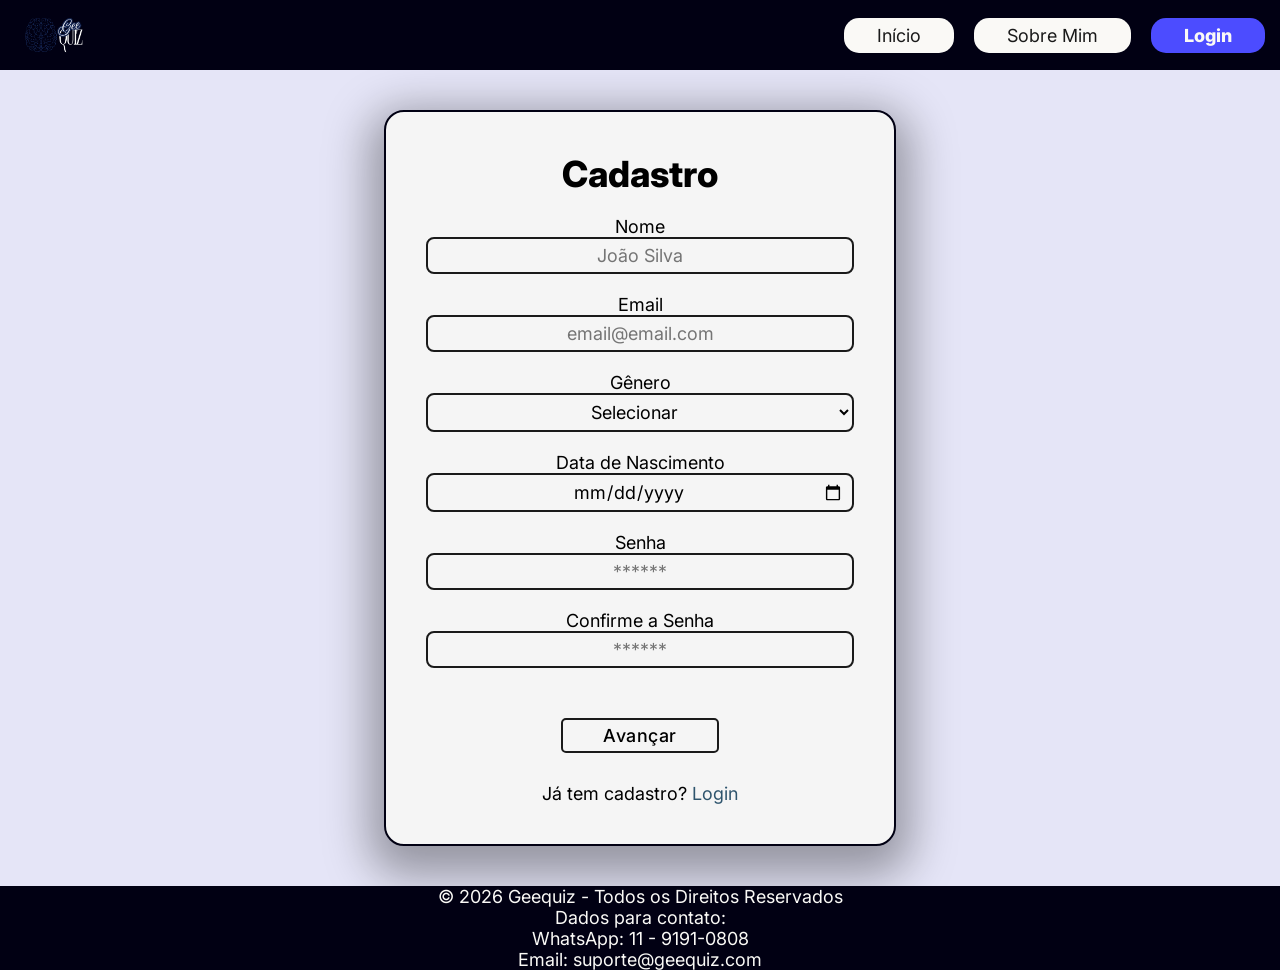
<file: public/cadastro.html>
<!DOCTYPE html>
<html lang="pt-BR">
<head>
    <meta charset="UTF-8">
    <meta name="viewport" content="width=device-width, initial-scale=1.0">
    <meta name="view-transition" content="same-origin">
    <title>GeeQuiz | Cadastro</title>
    <link rel="icon" href="./sources/imgs/logo2.png" />
    <link rel="stylesheet" href="./sources/css/all.css">
    <link rel="stylesheet" href="./sources/css/login.css">
    <script src="./sources/js/main.js" defer></script>
    <script src="./sources/js/script.js" defer></script>
    <script src="./sources/js/componentesPagina.js" defer></script>
    <script src="./sources/js/sessao.js" defer></script>
</head>
<body onload="carregarElementos('login')">
    <header></header>
    <main>
        <div class="container">
            <div class="login">
                <h1>Cadastro</h1>
                <label>Nome</label>
                <input spellcheck="false" type="text" id="ipt-nome" placeholder="João Silva" required onclick="verificarNome()" oninput="verificarNome()" onblur="limparClass()">
                <div id="erro-nome" class="erro sumir"></div>
                <label>Email</label>
                <input spellcheck="false" type="email" id="ipt-email" placeholder="email@email.com" required onclick="verificarEmail()" oninput="verificarEmail()" onblur="limparClass()">
                <div id="erro-email" class="erro sumir">Email está incorreto! Verifique a digitação.</div>
                <label>Gênero</label>
                <select id="slc-genero" onchange="ativarGenero()">
                    <option disabled hidden selected>Selecionar</option>
                    <option>Masculino</option>
                    <option>Feminino</option>
                    <option>Prefiro Não Dizer</option>
                    <option>Outro</option>
                </select>
                <div id="casoOutro" class="casoOutro sumir">
                    <input spellcheck="false" type="text" id="ipt-outroGenero" placeholder="Especifique" onblur="limparClass()" onclick="verificarGenero()" oninput="verificarGenero()">
                </div>
                <label>Data de Nascimento</label>
                <input spellcheck="false" type="date" id="ipt-idade" oninput="verificarData()" onclick="verificarData()" onblur="limparClass()">
                <div id="erro-idade" class="erro sumir"></div>
                <label>Senha</label>
                <input spellcheck="false" type="password" id="ipt-senha" placeholder="******" required oninput="verificarSenha()" onclick="verificarSenha()" onblur="limparClass()">
                <div id="erro-senha" class="erro sumir"></div>
                <label>Confirme a Senha</label>
                <input spellcheck="false" type="password" id="ipt-senhaConfirmar" placeholder="******" required oninput="verificarSenha(1)" onclick="verificarSenha(1)" onblur="limparClass()">
                <div id="erro-senhaConfirmar" class="erro sumir">As senhas devem ser iguais</div>
                <button type="submit" class="btn-importante" onclick="cadastrar()">Avançar</button>
                <div class="mudar">
                    <h4>Já tem cadastro? <a href="./login.html">Login</a></h4>
                </div>
                <div id="confirmacao" class="confirmacao sumir"><span>Cadastro Realizado com sucesso!</span> Redirecionando você ao Login!</div>
            </div>
        </div>
    </main>
    <footer></footer>
</body>
</html>
</file>
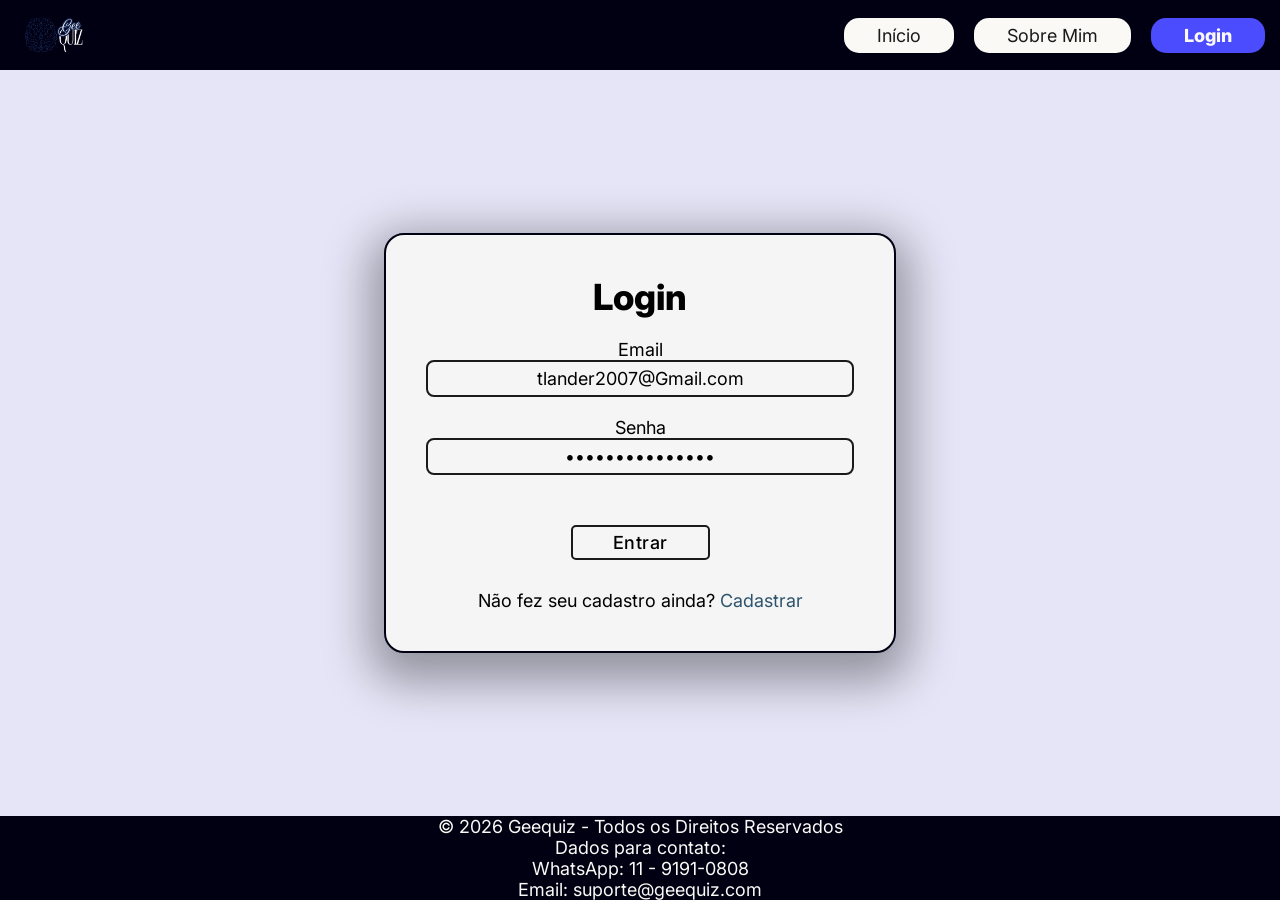
<file: public/login.html>
<!DOCTYPE html>
<html lang="pt-BR">
<head>
    <meta charset="UTF-8">
    <meta name="viewport" content="width=device-width, initial-scale=1.0">
    <meta name="view-transition" content="same-origin">
    <title>GeeQuiz | Login</title>
    <link rel="stylesheet" href="./sources/css/all.css" />
    <link rel="stylesheet" href="./sources/css/login.css" />
    <link rel="icon" href="./sources/imgs/logo2.png" />
    <script src="./sources/js/script.js" defer></script>
    <script src="./sources/js/componentesPagina.js" defer></script>
    <script src="./sources/js/main.js" defer></script>
    <script src="./sources/js/sessao.js" defer></script>
</head>
<body onload="carregarElementos('login')">
    <header></header>
    <main>
        <div class="container">
            <div class="login">
                <h1>Login</h1>
                <label>Email</label>
                <input value="tlander2007@Gmail.com" autocomplete="off" spellcheck="false" type="text" id="ipt-email" placeholder="email@email.com" required oninput="verificarEmail()" onclick="verificarEmail()" onblur="limparClass()">
                <div id="erro-email" class="erro sumir">Email está incorreto! Verifique a digitação.</div>
                <label>Senha</label>
                <input value="SenhaFortona12#" spellcheck="false" type="password" id="ipt-senha" placeholder="******" required oninput="verificarSenha()" onclick="verificarSenha()" onblur="limparClass()">
                <div id="erro-senha" class="erro sumir">

                </div>
                <button type="submit" class="btn-importante" onclick="login()">Entrar</button>
                <div class="mudar">
                    <h4>Não fez seu cadastro ainda? <a href="./cadastro.html">Cadastrar</a></h4>
                </div>
            </div>
        </div>
    </main>
    <footer></footer>
</body>
</html>
</file>
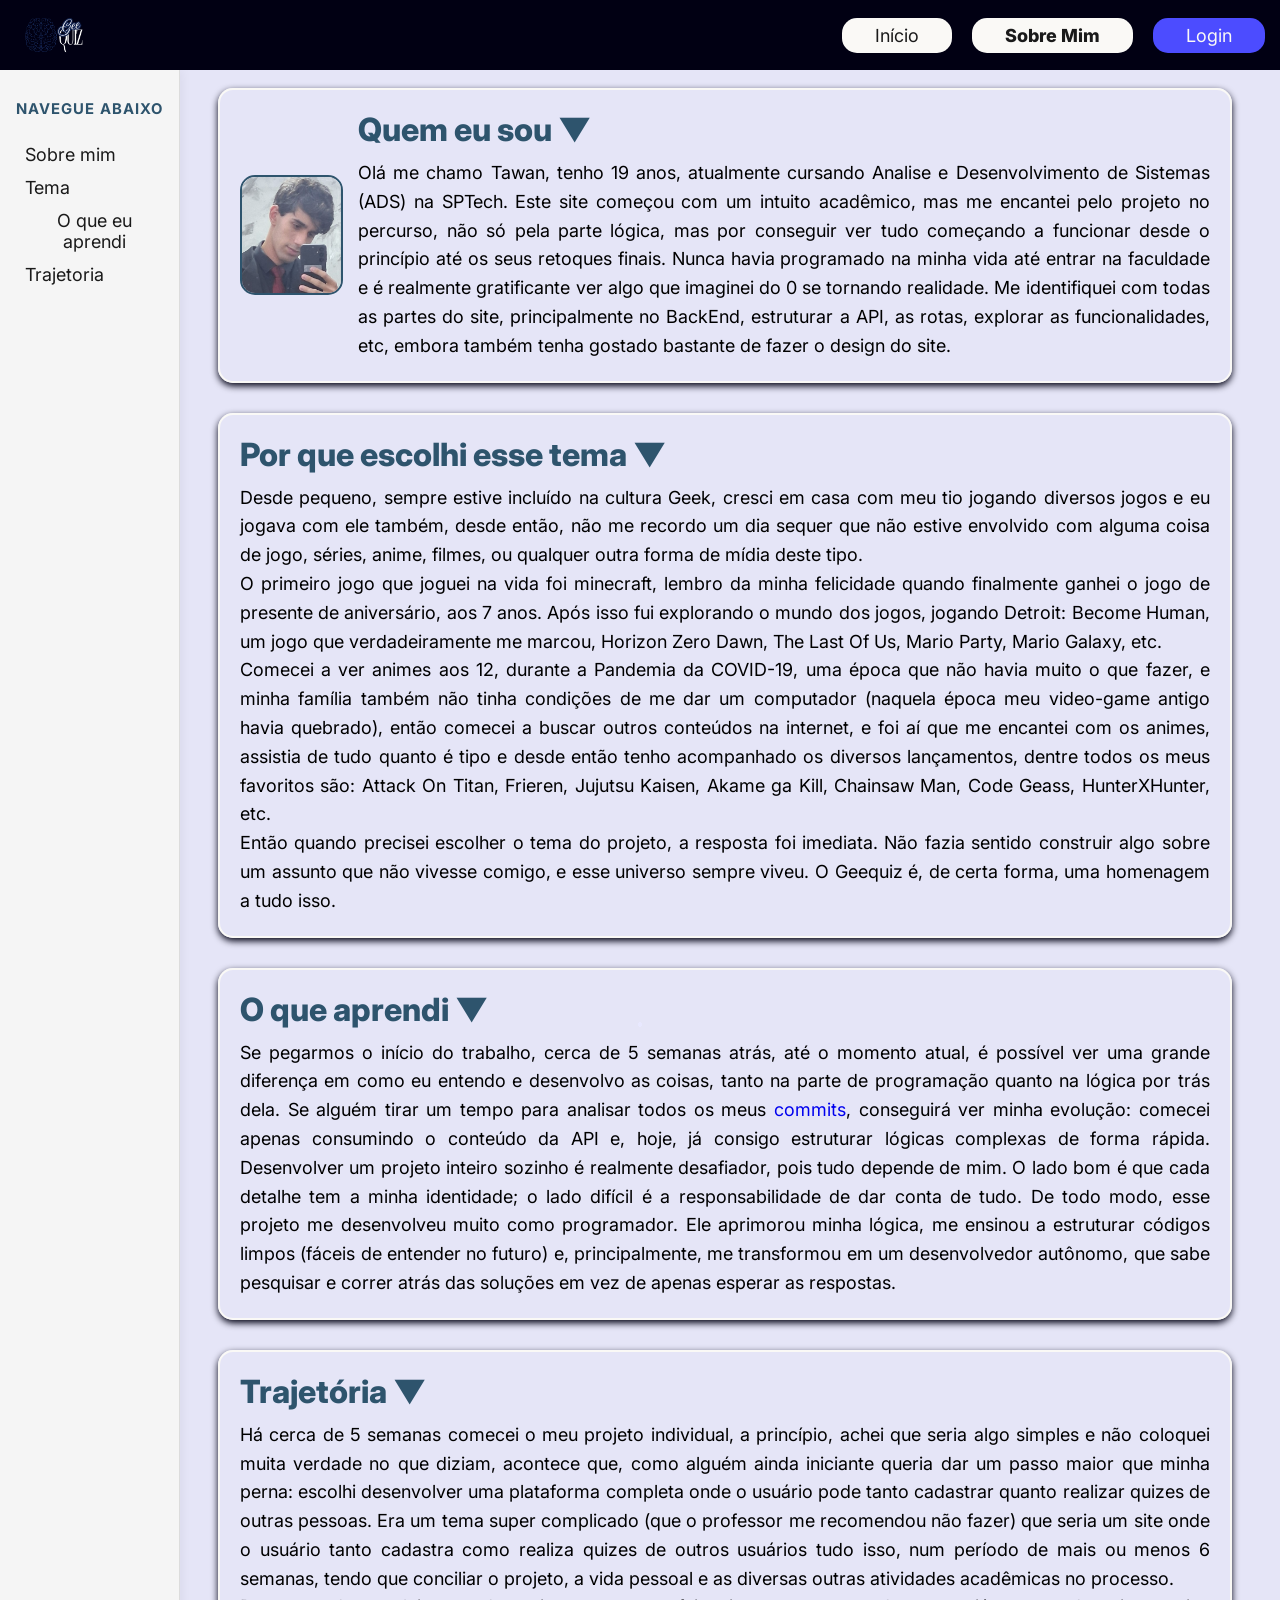
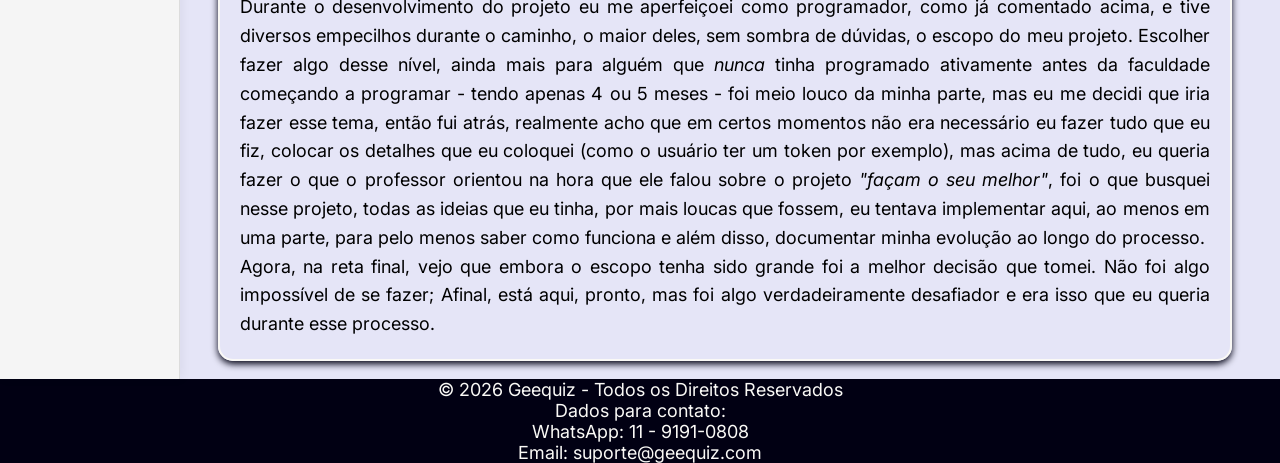
<file: public/sobre.html>
<!doctype html>
<html lang="pt-BR">
  <head>
    <meta charset="UTF-8" />
    <meta name="viewport" content="width=device-width, initial-scale=1.0" />
    <meta name="view-transition" content="same-origin" />
    <title>GeeQuiz | Sobre Mim</title>
    <link rel="stylesheet" href="./sources/css/all.css" />
    <link rel="stylesheet" href="./sources/css/sobre.css" />
    <link rel="icon" href="./sources/imgs/logo2.png" />
    <script src="./sources/js/componentesPagina.js" defer></script>
    <script src="./sources/js/sessao.js" defer></script>
  </head>
  <body onload="carregarElementos('sobre')">
    <header></header>
    <main>
      <section class="sidebar">
        <h2>Navegue abaixo</h2>
        <a href="#sobre-mim">Sobre mim</a>
        <a href="#tema">Tema</a>
        <a href="#aprendizado">O que eu aprendi</a>
        <a href="#trajetoria">Trajetoria</a>
      </section>

      <section class="align">
        <section class="sessao" id="sobre-mim">
          <img src="./sources/imgs/eu.png" class="foto" />
          <div class="conteudo">
            <h1>Quem eu sou ▼</h1>
            <p>
              Olá me chamo Tawan, tenho 19 anos, atualmente cursando Analise e
              Desenvolvimento de Sistemas (ADS) na SPTech. Este site começou com
              um intuito acadêmico, mas me encantei pelo projeto no percurso,
              não só pela parte lógica, mas por conseguir ver tudo começando a
              funcionar desde o princípio até os seus retoques finais. Nunca
              havia programado na minha vida até entrar na faculdade e é
              realmente gratificante ver algo que imaginei do 0 se tornando
              realidade. Me identifiquei com todas as partes do site,
              principalmente no BackEnd, estruturar a API, as rotas, explorar as
              funcionalidades, etc, embora também tenha gostado bastante de
              fazer o design do site.
            </p>
          </div>
        </section>

        <section class="sessao" id="tema">
          <div class="conteudo">
            <h1>Por que escolhi esse tema ▼</h1>
            <p>
              Desde pequeno, sempre estive incluído na cultura Geek, cresci em
              casa com meu tio jogando diversos jogos e eu jogava com ele
              também, desde então, não me recordo um dia sequer que não estive
              envolvido com alguma coisa de jogo, séries, anime, filmes, ou
              qualquer outra forma de mídia deste tipo.
            </p>
            <p>
              O primeiro jogo que joguei na vida foi minecraft, lembro da minha
              felicidade quando finalmente ganhei o jogo de presente de
              aniversário, aos 7 anos. Após isso fui explorando o mundo dos
              jogos, jogando Detroit: Become Human, um jogo que verdadeiramente
              me marcou, Horizon Zero Dawn, The Last Of Us, Mario Party, Mario
              Galaxy, etc.
            </p>
            <p>
              Comecei a ver animes aos 12, durante a Pandemia da COVID-19, uma
              época que não havia muito o que fazer, e minha família também não
              tinha condições de me dar um computador (naquela época meu
              video-game antigo havia quebrado), então comecei a buscar outros
              conteúdos na internet, e foi aí que me encantei com os animes,
              assistia de tudo quanto é tipo e desde então tenho acompanhado os
              diversos lançamentos, dentre todos os meus favoritos são: Attack
              On Titan, Frieren, Jujutsu Kaisen, Akame ga Kill, Chainsaw Man,
              Code Geass, HunterXHunter, etc.
            </p>
            <p>
              Então quando precisei escolher o tema do projeto, a resposta foi
              imediata. Não fazia sentido construir algo sobre um assunto que
              não vivesse comigo, e esse universo sempre viveu. O Geequiz é, de
              certa forma, uma homenagem a tudo isso.
            </p>
          </div>
        </section>
        <section class="sessao" id="aprendizado">
          <div class="conteudo">
            <h1>O que aprendi ▼</h1>
            <p>
              Se pegarmos o início do trabalho, cerca de 5 semanas atrás, até o
              momento atual, é possível ver uma grande diferença em como eu
              entendo e desenvolvo as coisas, tanto na parte de programação
              quanto na lógica por trás dela. Se alguém tirar um tempo para
              analisar todos os meus
              <a href="https://github.com/TawanLander/Projeto-Pessoal"
                >commits</a
              >, conseguirá ver minha evolução: comecei apenas consumindo o
              conteúdo da API e, hoje, já consigo estruturar lógicas complexas
              de forma rápida. Desenvolver um projeto inteiro sozinho é
              realmente desafiador, pois tudo depende de mim. O lado bom é que
              cada detalhe tem a minha identidade; o lado difícil é a
              responsabilidade de dar conta de tudo. De todo modo, esse projeto
              me desenvolveu muito como programador. Ele aprimorou minha lógica,
              me ensinou a estruturar códigos limpos (fáceis de entender no
              futuro) e, principalmente, me transformou em um desenvolvedor
              autônomo, que sabe pesquisar e correr atrás das soluções em vez de
              apenas esperar as respostas.
            </p>
          </div>
        </section>
        <section class="sessao" id="trajetoria">
          <div class="conteudo">
            <h1>Trajetória ▼</h1>
            <p>
              <b>Há cerca de 5 semanas</b> comecei o meu projeto individual, a
              princípio, achei que seria algo simples e não coloquei muita
              verdade no que diziam, acontece que, como alguém ainda iniciante
              queria dar um passo maior que minha perna: escolhi desenvolver uma
              plataforma completa onde o usuário pode tanto cadastrar quanto
              realizar quizes de outras pessoas. Era um tema super complicado
              (que o professor me recomendou não fazer) que seria um site onde o
              usuário tanto cadastra como realiza quizes de outros usuários tudo
              isso, num período de mais ou menos 6 semanas, tendo que conciliar
              o projeto, a vida pessoal e as diversas outras atividades
              acadêmicas no processo.
            </p>
            <p>
              Durante o desenvolvimento do projeto eu me aperfeiçoei como
              programador, como já comentado acima, e tive diversos empecilhos
              durante o caminho, o maior deles, sem sombra de dúvidas, o escopo
              do meu projeto. Escolher fazer algo desse nível, ainda mais para
              alguém que <b><em>nunca</em></b> tinha programado ativamente antes da
              faculdade começando a programar - tendo apenas 4 ou 5 meses - foi
              meio louco da minha parte, mas eu me decidi que iria fazer esse
              tema, então fui atrás, realmente acho que em certos momentos não
              era necessário eu fazer tudo que eu fiz, colocar os detalhes que
              eu coloquei (como o usuário ter um token por exemplo), mas acima
              de tudo, eu queria fazer o que o professor orientou na hora que
              ele falou sobre o projeto <em>"façam o seu melhor"</em>, foi o que
              busquei nesse projeto, todas as ideias que eu tinha, por mais
              loucas que fossem, eu tentava implementar aqui, ao menos em uma
              parte, para pelo menos saber como funciona e além disso,
              documentar minha evolução ao longo do processo.
            </p>
            <p>
              Agora, na reta final, vejo que embora o escopo tenha sido grande
              foi a melhor decisão que tomei. Não foi algo impossível de se
              fazer; Afinal, está aqui, pronto, mas foi algo verdadeiramente
              desafiador e era isso que eu queria durante esse processo.
            </p>
          </div>
        </section>
      </section>
    </main>
    <footer></footer>
  </body>
</html>
</file>
<file: public/sources/css/all.css>
@import url('https://fonts.googleapis.com/css2?family=Caveat+Brush&family=Inter:ital,opsz,wght@0,14..32,100..900;1,14..32,100..900&display=swap');

* {
    margin: 0;
    padding: 0;
    box-sizing: border-box;
    font-family: "Inter", sans-serif;
    font-weight: 400;
    font-style: normal;
    font-size: large;
}

@view-transition {
    navigation: auto;
}

:root {
    --cor-texto-quiz: rgb(255, 255, 255, .9);
    --preto: #010013;
    --destaque: rgb(76, 76, 255);
    --cor-texto: #FAF9F6;
    --box-shadow: rgba(0, 0, 0, .35);
    --bgc: whitesmoke;
    --cinza: lightgray;
    --preto-fosco: #1a1a1a;
    --atencao: rgb(46, 84, 109);
}

::-webkit-scrollbar {
    width: 14px;
    height: 12px;
}

::-webkit-scrollbar-track {
    background: var(--preto-fosco);
}

::-webkit-scrollbar-thumb {
    width: 100%;
    height: 10px;
    background: var(--cor-texto);
    border: 3px solid var(--preto-fosco);
    border-radius: 20px;
}

body {
    justify-content: center;
    align-items: center;
    text-align: center;
    min-height: 100vh;
    width: 100%;
    display: flex;
    flex-direction: column;
}

header {
    position: sticky;
    top: 0;
    background-color: var(--preto);
    color: var(--cor-texto);
    width: 100%;
    height: 70px;
    display: flex;
    flex-direction: row;
    flex-shrink: 0;
    z-index: 100;
}

header .logo {
    height: 100%;
    width: auto;
    margin-left: 25px;
}

header img {
    object-fit: cover;
    height: 100%;
    width: 100%;
}

header .container {
    width: 100%;
    gap: 30px;
    display: flex;
    flex-direction: row;
    align-items: center;
    justify-content: flex-end;
    margin: 0 20px;
}

header a {
    color: var(--cor-texto);
    text-decoration: none;
    display: flex;
    align-items: center;
}

.atual {
    font-weight: 800;
}

main {
    width: 100%;
    background: radial-gradient(#4c4cff11 2px, transparent 2px), radial-gradient(#4c4cff11 2px, #e5e5f7 2px);
    display: flex;
    flex-direction: column;
    justify-content: center;
    align-items: center;
    text-align: center;
    padding: 40px 0;
    flex: 1;
    gap: 20px;
}

main .container {
    max-width: 70%;
    width: fit-content;
    min-width: 40%;
    border: 2px solid var(--preto);
    border-radius: 20px;
    padding: 40px;
    display: flex;
    justify-content: space-around;
    box-shadow: 0 15px 45px 15px var(--box-shadow);
    background-color: var(--bgc);
    display: flex;
    flex-direction: column;
}

footer {
    background-color: var(--preto);
    color: var(--cor-texto);
    width: 100%;
    height: min(30px, auto);
    flex-shrink: 0;
}

@property --angle {
    syntax: "<angle>";
    initial-value: 0deg;
    inherits: false;
}

.animation-header {
    background-color: var(--destaque);
    color: var(--cor-texto);
    padding: 7px 33px;
    border-radius: 15px;
    margin: -5px;
    position: relative;
    transform-style: preserve-3d;
}

.a-resto {
    background-color: var(--cor-texto);
    color: var(--preto-fosco);
    padding: 7px 33px;
    margin: -5px;
    border-radius: 15px;
    position: relative;
    transform-style: preserve-3d;
}

.animation-header::before,
.animation-header::after,
.a-resto::after,
.a-resto::before {
    content: '';
    position: absolute;
    transform: translateZ(-1px);
    width: calc(100% + 4px);
    height: calc(100% + 4px);
    top: 50%;
    left: 50%;
    translate: -50% -50%;
    animation: 3s spin linear infinite;
    border-radius: 15px;
    opacity: 0;
    transition: all .3s ease;
}

.animation-header::before,
.animation-header::after {
    background-image: conic-gradient(from var(--angle), #a8edea 0%, #fedfe7 25%, transparent 50%, #fac3e0 75%, #a8edea 100%);
}

.a-resto::after,
.a-resto::before {
    background-image: conic-gradient(from var(--angle), #fff5e1 0%, #ffdb89 25%, transparent 50%, #ffdb89 75%, #fff5e1 100%)
}

.animation-header::after,
.a-resto::after {
    filter: blur(1.5rem);
}

.animation-header:hover::after,
.a-resto:hover::after {
    opacity: 0.7;
}

.animation-header:hover::before,
.a-resto:hover::before {
    opacity: 1;
}

@keyframes spin {
    from {
        --angle: 0deg;
    }

    to {
        --angle: 360deg;
    }
}

.btn-importante {
    font-weight: 500;
    letter-spacing: .5px;
    padding: 5px 40px;
    border: 2px solid var(--preto-fosco);
    border-radius: 5px;
    text-align: center;
    justify-content: center;
    cursor: pointer;
    background-color: transparent;
    margin: 30px 0 10px;
    transition: all .6s ease-in-out;
}

.btn-importante:hover {
    background-image: linear-gradient(180deg, #f8f9fa 0%, #e9ecef 100%);
    transform: scale(1.1);
    box-shadow: 0 2px 4px rgba(0, 0, 0, 0.05);
}
</file>
<file: public/sources/css/login.css>
.login {
    width: 100%;
    display: flex;
    flex-direction: column;
    align-items: center;
    justify-content: center;
}

input,
select {
    padding: 6px 8px;
    border: 2px solid var(--preto-fosco);
    border-radius: 8px;
    background-color: var(--bgc);
    text-align: left;
    width: 100%;
    text-align: center;
}

input:focus {
    box-shadow: 0 0 5px var(--preto);
}

.login label~input,
.login label~select {
    margin-bottom: 20px;
}

.invalido {
    background-color: rgba(216, 169, 169, 0.5);
}

.valido {
    background-color: rgba(175, 243, 196, 0.5);
}

.container h1 {
    font-size: 2rem;
    margin-bottom: 20px;
    font-weight: 800;
}

.mudar {
    margin-top: 20px;
}

.erro {
    background: rgba(245, 113, 113, 0.5);
    border: 2px solid rgba(245, 113, 113, 0.5);
    border-radius: 5px;
    color: var(--preto);
    font-size: medium;
}

.casoOutro {
    display: flex;
    width: 100%;
    flex-direction: column;
    justify-content: center;
    align-items: center;
    margin-bottom: 20px;
}

.confirmacao {
    display: flex;
    flex-direction: column;
    position: absolute;
    background-color: #fff;
    padding: 60px;
    border: 2px solid var(--preto);
    border-radius: 15px;
    box-shadow: 0 5px 15px var(--box-shadow);
    font-size: xx-large;
}

.confirmacao span {
    font-size: xx-large;
    color: darkgreen
}

.sumir {
    display: none;
}

.animacao {
    display: flex !important;
    animation: fadeIn .6s forwards;
}

@keyframes fadeIn {
    from {
        opacity: 0;
        transform: scale(.9);
    }

    to {
        opacity: 1;
        transform: scale(1);
    }
}

main a {
    text-decoration: none;
    color: var(--atencao)
}
</file>
<file: public/sources/css/sobre.css>
main {
    padding: 0;
    justify-content: flex-start;
    display: grid;
    grid-template-columns: minmax(180px, 12%) 1fr;
    grid-template-areas: "sidebar align";
    gap: 20px;
    padding-right: 20px;
}

a{
    outline: none;
    font-size: large;
    text-decoration: none;
    align-self: auto;
}

.conteudo em{
    font-style: italic;
    font-size: inherit;
}

header .container{
    align-self: center;
}

.align{
    grid-template-areas: align;
    display: flex;
    flex-direction: column;
    padding: 18px;
    gap: 30px;
}

h1 {
    font-size: xx-large;
    color: var(--atencao);
    font-weight: 800;
    margin-bottom: 10px;
}

.sessao {
    display: flex;
    box-sizing: border-box;
    align-items: center;
    width: 99%;
    border: 2px solid var(--cor-texto);
    border-radius: 15px;
    padding: 20px;
    height: fit-content;
    box-shadow: 0 3px 7px var(--preto);
}

.foto {
    object-fit: cover;
    width: 120px;
    height: 120px;
    border-radius: 15px;
    border: 2px solid var(--atencao);
    margin-right: 15px;
}

.conteudo {
    align-items: start;
    text-align: justify;
    display: flex;
    flex-direction: column;
}

.conteudo p {
    text-align: justify;
    font-size: 1rem;
    line-height: 1.6;
    margin: 0;
}

.sidebar{
    padding: 30px 15px;
    height: 100vh;
    position: sticky;
    top: 0;
    grid-area: sidebar;
    display: flex;
    flex-direction: column;
    height: 100%;
    background: var(--bgc);
    border-right: 1px solid rgba(0, 0, 0, 0.1);
    box-shadow: 2px 0 10px rgba(0, 0, 0, 0.05);
}

.sidebar h2 {
    color: var(--atencao);
    font-size: 0.825rem;
    text-transform: uppercase;
    letter-spacing: 1px;
    margin-bottom: 15px;
    font-weight: 700;
    padding-bottom: 5px;
}

.sidebar a{
    align-self: stretch;
    border-radius: 8px;
    color: var(--preto-fosco);
    outline: none;
    font-size: large;
    margin: 6px 0 6px 10px;
    text-decoration: none;
    align-self: start;
    transition: all .5s ease;
}
.sidebar a:hover{
    scale: 1.1;
    color: var(--atencao);
    padding-left: 14px
}

#sobre-min{
    grid-area: sobre;
}

#tema{
    grid-area: tema;
}

#aprendizado{
    grid-area: aprendizado;
}
#trajetoria{
    grid-area: trajetoria;
}
</file>
